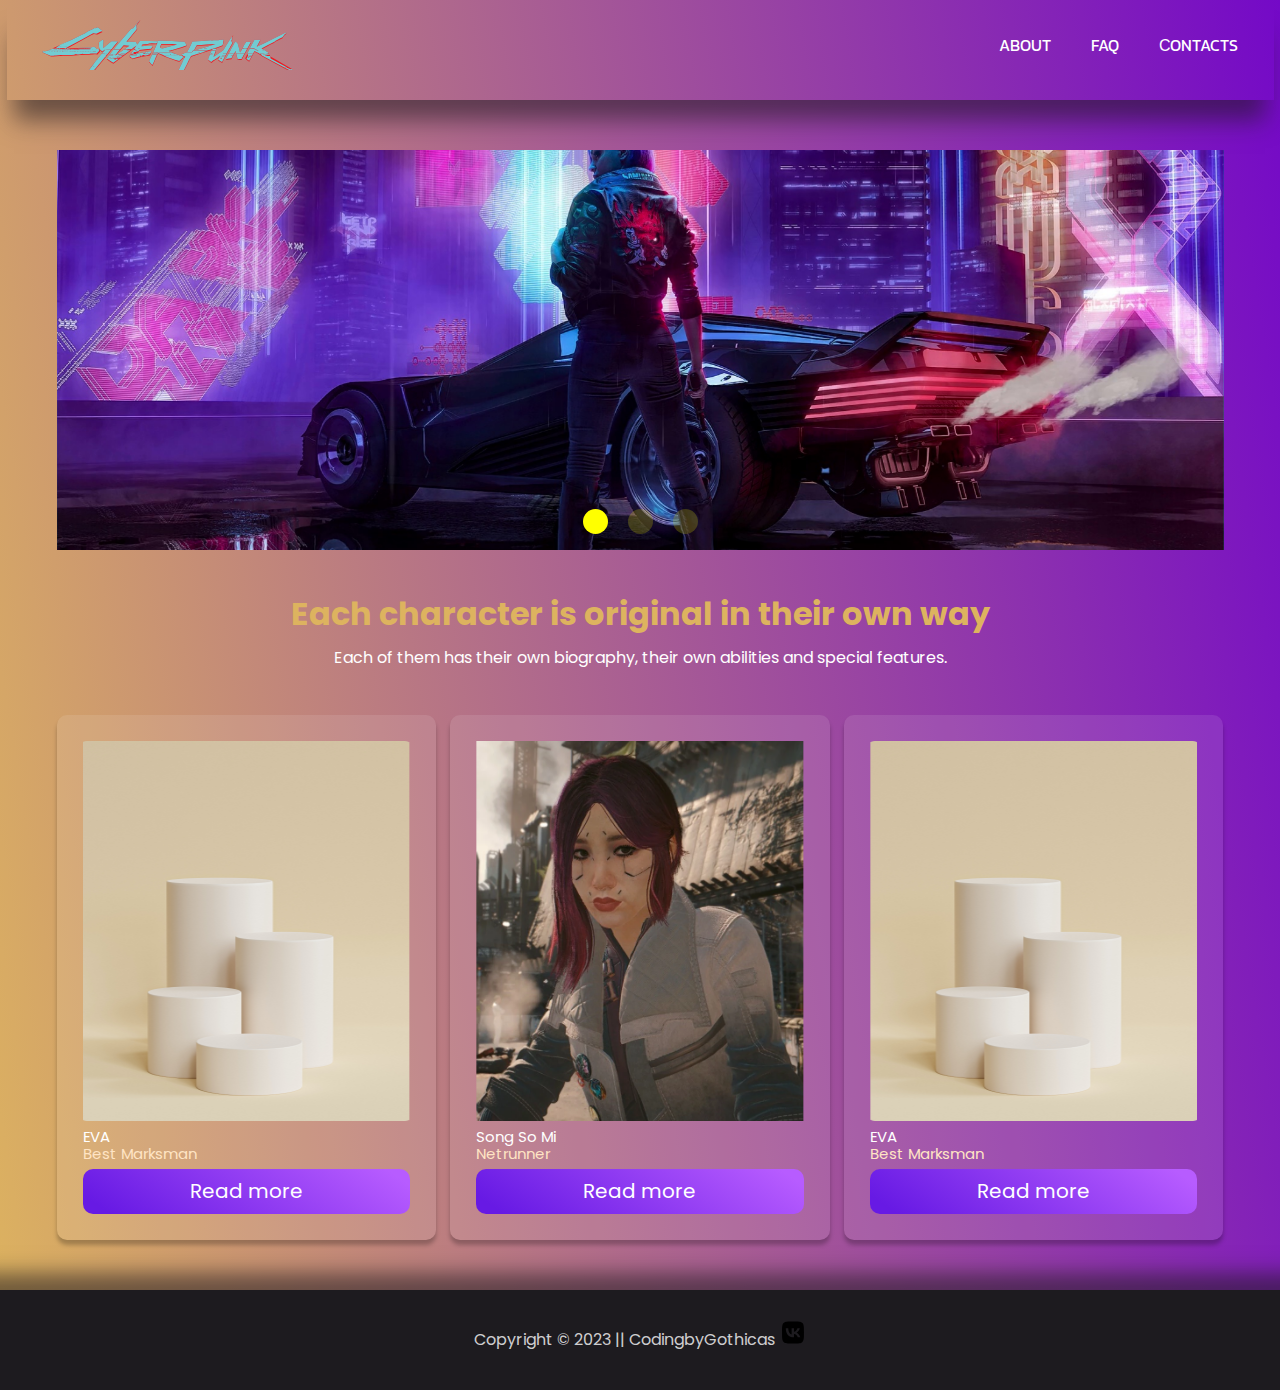
<file: index.html>
<!DOCTYPE html>
<html lang="en">
<head>
    <meta charset="UTF-8">
    <meta http-equiv="X-UA-Compatible" content="IE=edge">
    <meta name="viewport" content="width=device-width, initial-scale=1.0">
    <title>Document</title>
    <link rel="stylesheet" href="/css/normalize.min.css">
    <link rel="stylesheet" href="https://unpkg.com/swiper/swiper-bundle.min.css" />
    <link rel="stylesheet" href="/css/style.css">

</head>
<body>
    <header class="header">
        <a href="/index.html" class="header__logo"></a>
        <nav class="header__nav">
            <ul class="header__list">
                <li class="header__item"><a class="header__link"  href="#">About</a></li>
                <li class="header__item"><a class="header__link" href="#">FAQ</a></li>
                <li class="header__item"><a class="header__link" href="#">Сontacts</a></li>
            </ul>
        </nav>
        <div class="burger">
            <span></span>
        </div>
    </header>
    <div class="container">
        <section>
            <div class="slider-box">
                <div class="swiper-container">
                    <!-- Additional required wrapper -->
                    <div class="swiper-wrapper">
                      <!-- Slides -->
                      <div class="swiper-slide"><img src="/img/4.jpg" alt="" class="swiper-img"></div>
                      <div class="swiper-slide"><img src="/img/5.jpg" alt="" class="swiper-img"></div>
                      <div class="swiper-slide"><img src="/img/6.jpg " alt="" class="swiper-img"></div>
                      ...
                    </div>
                    <!-- If we need pagination -->
                    <div class="swiper-pagination"></div>
                  </div>
            </div>
        <div class="text">
            <h1>Each character is original in their own way</h1>
            <p class="text2">
                Each of them has their own biography, their own abilities and special features.
            </p>
        </div>
        <div class="card">
            <div class="card__item">
                <div class="card__cover">
                    <img class="card__img" src="img/image01.png" alt="">
                </div>
                <div class="card__info">
                    <div class="card__text">
                        <p class="card__nick">EVA</p>
                        <p class="card__autor">Best Marksman</p>
                    </div>
                </div>
                <a href="#" class="card__link">Read more</a>
            </div>
            <div class="card__item">
                <div class="card__cover">
                    <img class="card__img" src="img/Сойка_(инфобокс).webp   " alt="">
                </div>
                <div class="card__info">
                    <div class="card__text">
                        <p class="card__nick">Song So Mi</p>
                        <p class="card__autor">Netrunner</p>
                    </div>
                </div>
                <a href="/char.html" class="card__link">Read more</a>
            </div>
            <div class="card__item">
                <div class="card__cover">
                    <img class="card__img" src="img/image01.png" alt="">
                </div>
                <div class="card__info">
                    <div class="card__text">
                        <p class="card__nick">EVA</p>
                        <p class="card__autor">Best Marksman</p>
                    </div>
                </div>
                <a href="#" class="card__link">Read more</a>
            </div>
        </div>
        </section>
    </div>
    <div class="footer-page">
        <div class="sample">
            <p>Copyright &copy; 2023 || CodingbyGothicas</p>
            <a href="https://vk.com/gothicas25" target="_blank"><img class="footer-img" src="img/vk.svg" alt=""></a>
        </div>
    </div>
    <script>
        document.querySelector('.burger').addEventListener('click', function() {
            this.classList.toggle('active');
            document.querySelector('.header__nav').classList.toggle('open');
        })
        
    </script>
    <script src="https://unpkg.com/swiper/swiper-bundle.min.js"></script>
    <script src="/js/main.js"></script>
</body>
</html>
</file>
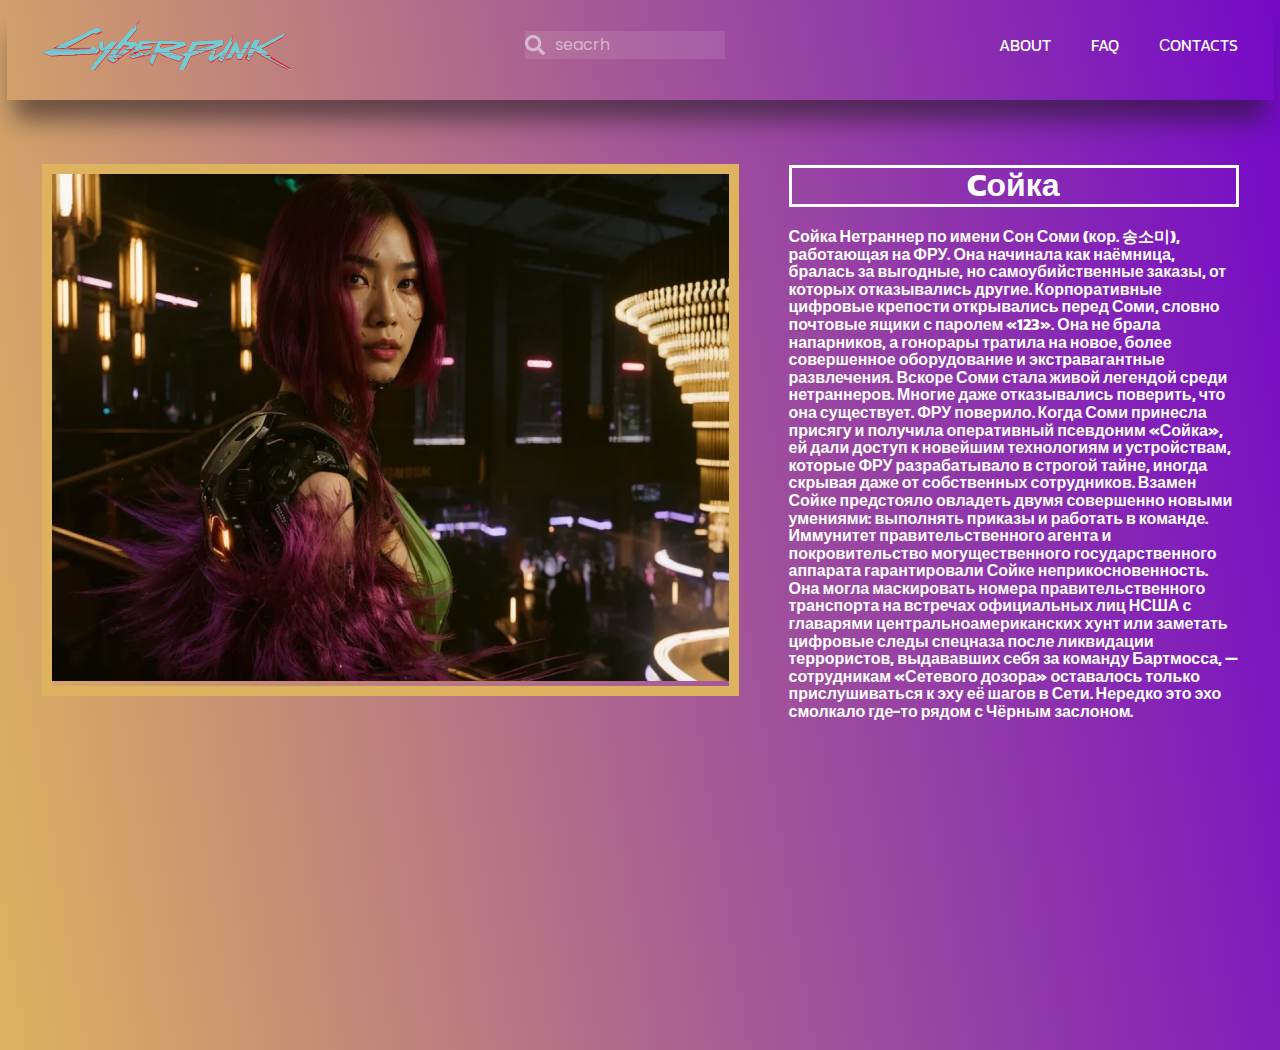
<file: char.html>
<!DOCTYPE html>
<html lang="en">
  <head>
    <meta charset="UTF-8" />
    <meta http-equiv="X-UA-Compatible" content="IE=edge" />
    <meta name="viewport" content="width=device-width, initial-scale=1.0" />
    <title>Document</title>
    <link rel="stylesheet" href="/css/normalize.min.css" />
    <link rel="stylesheet" href="/css/char2.css" />
  </head>
  <body>
    <header class="header">
      <a href="/index.html" class="header__logo"></a>
      <div class="form">
        <button class="form__button"></button>
        <input class="form__input" type="search" placeholder="seacrh" />
      </div>
      <nav class="header__nav">
        <ul class="header__list">
          <li class="header__item">
            <a class="header__link" href="#">About</a>
          </li>
          <li class="header__item"><a class="header__link" href="#">FAQ</a></li>
          <li class="header__item">
            <a class="header__link" href="#">Сontacts</a>
          </li>
        </ul>
      </nav>
      <div class="header__buttons">
          <button class="header__search"></button>
          <button class="header__menu"></button>
      </div>
    </header>
    <div class="container">
      <section class="char">
        <div class="char__photo">
          <div class="char__photo1">
            <img class="char__photo2" src="/img/сойка.png" alt="" />
          </div>
          <div class="pop-up">
            <span>&times;</span>
            <img src="/img/сойка.png" alt="">
          </div>
        </div>
        <div class="char__text">
          <h1 class="char__h1">Cойка</h1>
          <p class="char__p">
            Сойка Нетраннер по имени Сон Соми (кор. 송소미), работающая на ФРУ.
            Она начинала как наёмница, бралась за выгодные, но самоубийственные
            заказы, от которых отказывались другие. Корпоративные цифровые
            крепости открывались перед Соми, словно почтовые ящики с паролем
            «123». Она не брала напарников, а гонорары тратила на новое, более
            совершенное оборудование и экстравагантные развлечения. Вскоре Соми
            стала живой легендой среди нетраннеров. Многие даже отказывались
            поверить, что она существует. ФРУ поверило. Когда Соми принесла
            присягу и получила оперативный псевдоним «Сойка», ей дали доступ к
            новейшим технологиям и устройствам, которые ФРУ разрабатывало в
            строгой тайне, иногда скрывая даже от собственных сотрудников.
            Взамен Сойке предстояло овладеть двумя совершенно новыми умениями:
            выполнять приказы и работать в команде.<br />

            Иммунитет правительственного агента и покровительство
            могущественного государственного аппарата гарантировали Сойке
            неприкосновенность. Она могла маскировать номера правительственного
            транспорта на встречах официальных лиц НСША с главарями
            центральноамериканских хунт или заметать цифровые следы спецназа
            после ликвидации террористов, выдававших себя за команду Бартмосса,
            — сотрудникам «Сетевого дозора» оставалось только прислушиваться к
            эху её шагов в Сети. Нередко это эхо смолкало где-то рядом с Чёрным
            заслоном.
          </p>
        </div>
      </section>
      <script>
        document.querySelectorAll('.char__photo img').forEach(img =>{
          img.onclick = () => {
            document.querySelector('.pop-up').style.display = 'block';
            document.querySelector('.pop-up img').src = img.getAttribute('src');
          }
        });

        document.querySelector('.pop-up span').onclick = () => {
          document.querySelector('.pop-up').style.display = 'none';
        }
      </script>
  </body>
</html>
</file>
<file: css/style.css>
@import url('https://fonts.googleapis.com/css2?family=Poppins:wght@500;700&family=Roboto:wght@400;500;700&display=swap');


@import url('https://fonts.googleapis.com/css2?family=Kanit:wght@500&family=Poppins:wght@500;700&family=Roboto:wght@400;500;700&display=swap');

body {
    font-family: 'Poppins', sans-serif;
    background: linear-gradient(81deg, #ddb35f, #7409c7) no-repeat;
}
img {
    max-width: 100%;
}
.header {
    max-width: 1197px;
    margin: 0 auto;
    display: flex;
    justify-content: space-between;
    align-items: center;
    padding-top: 20px;
    padding-left: 35px;
    padding-right: 35px;
    padding-bottom: 30px;
    margin-bottom: 50px;
    -webkit-box-shadow: -1px 28px 23px -8px rgba(30, 25, 30, 0.56);
-moz-box-shadow: -1px 28px 23px -8px rgba(30, 25, 30, 0.56);
box-shadow: -1px 28px 23px -8px rgba(30, 25, 30, 0.56);
    
}

.header__logo {
    display: block;
    width: 250px;
    height: 50px;
    background-image: url('../img/Cyberpunk_2077_logo_turquoise.svg');
    background-repeat: no-repeat;
}


.header__list {
    font-family: 'Kanit', sans-serif;
    display: flex;
    list-style-type: none;
    gap: 40px;
}

.header__link {
    color: #fff;
    text-decoration: none;
    text-transform: uppercase;
}
.header__link:hover {
    color: orange;
    transition: .3s;
}

/*END HEADERRRRRRRRRRRR/*/

.container {
    margin: 0 auto;
    max-width: 1197px;
}
.text {
    text-align: center;
    margin-bottom: 50px;
    line-height: 0.9;
    color: #ddb35f;
    margin-top: 50px;
    margin-bottom: 50px;
}
.text2 {
    color: #fff;
}
.card {
    display: flex;
    justify-content: space-between;
    margin-top: 30px;
    margin-left: 15px;
    margin-right: 15px;
    margin-bottom: 50px;
}
.card__autor {
    color: bisque;
}

.card__item {
    background: rgba(255, 255, 255, 0.1);
    box-shadow: 0px 5px 4px rgba(0, 0, 0, 0.25);
    border-radius: 10px;
    padding: 26px;
    flex-basis: 32.5%;
    box-sizing: border-box;
    transition: .2s;
}
.card__item:hover {
    background: rgba(255, 255, 255, 0.5);
}
.card__cover {
    position: relative;
    overflow: hidden;
    width: 100%;
    height: 380px;
}

.card__img {
    width: 100%;
    height: 380px;
    position: absolute;
    left: 50%;
    top: 50%;
    transform: translate(-50%, -50%);
    object-fit: cover;
}
.card__info {
    display: flex;
}
.card__nick {

}
.card__text {
    color: #fff;
    font-size: 15px;
    line-height: 0.1;

}

.card__link {
    display: block;
    text-align: center;
    font-size: 20px;
    color: #fff;
    text-decoration: none;
    border-radius: 10px;
    background: var(--pp2-purple, linear-gradient(214deg, #B75CFF 6.04%, #671AE4 92.95%));
    padding: 11px 20px;
    position: relative;
}

.card__link:hover {
    -webkit-background-clip: text;
    -webkit-text-fill-color: transparent;
}
.open {
    display: flex !important;
}
.burger{
    display: none;
    position: relative;
    z-index: 50;
    align-items: center;
    justify-content: flex-end;
    width: 30px;
    height: 18px;
}

.burger span{
    height: 2px;
    width: 80%;
    transform: scale(1);
    background-color: #FAF6F2;
}

.burger::before, .burger::after{
    content: '';
    position: absolute;
    height: 2px;
    width: 100%;
    background-color: #FAF6F2;
    transition: all 0.3s ease 0s;
}

.burger::before { top: 0 }

.burger::after { bottom: 0 }


/* Добавляем класс active для анимации иконки бургера */
.burger.active span { transform: scale(0) }

.burger.active::before{
    top: 50%;
    transform: rotate(-45deg) translate(0, -50%);
}

.burger.active::after{
    bottom: 50%;
    transform: rotate(45deg) translate(0, 50%);
}

.footer-page {
    width: 100%;
    height: 100px;
    background: #1d1b1f;
    display: flex;
    justify-content: space-around;
    align-items: center;
    -webkit-box-shadow: 3px 20px 19px 37px rgba(30, 25, 30, 0.56);
-moz-box-shadow: 3px 20px 19px 37px rgba(30, 25, 30, 0.56);
box-shadow: 3px 20px 19px 37px rgba(30, 25, 30, 0.56);
}

.sample p {
    color: rgba(255, 255, 255, 0.8);
    display: inline-block;
  
}

.footer-img {
    width: 28px;
    height: 25px;
    cursor: pointer;
    
    
}

/* При разрешении экрана 900px и ниже, выводим на экран иконку бургера */
@media (max-width: 900px) {

    .burger { display: flex }

    .header__nav{
        display: none;
        flex-direction: column;
        position: fixed;
        height: 100%;
        width: 100%;
        top: 0; bottom: 0; left: 0; right: 0;
        z-index: 50;
        overflow-y: auto;
        padding: 50px 40px;
        background-color: black;
        animation: burgerAnimation 0.4s;
    }

    .header__list {
        flex-direction: column;
        row-gap: 30px;
    }
}

@keyframes burgerAnimation {
    from {opacity: 0}
    to {opacity: 1}
}

.slider-box {
    background-color: bisque;
    height: 400px;
    position: relative;
    overflow: hidden;
    margin-left: 15px;
    margin-right: 15px;
}
.swiper-container {
    background-color: aqua;
    position: absolute;
    left: 0;
    top: 0;
    width: 100%;
    height: 100%;

}
.swiper-slide {
    height: 100%;
 
   
}
.swiper-img {
    display: block;
    width: 100%;
    height: 100%;
    object-fit: cover;

}

.swiper-pagination-bullet {
    background-color: yellow;
    width: 25px;
    height: 25px;
}

.swiper-horizontal>.swiper-pagination-bullets .swiper-pagination-bullet, .swiper-pagination-horizontal.swiper-pagination-bullets .swiper-pagination-bullet {
    margin: 0 10px var(--swiper-pagination-bullet-horizontal-gap,4px);
}


@media (max-width: 680px) {
    .card {
        display: flex;
        flex-direction: column;
    }
  }
</file>
<file: css/char2.css>
@import url('https://fonts.googleapis.com/css2?family=Poppins:wght@500;700&family=Roboto:wght@400;500;700&display=swap');


@import url('https://fonts.googleapis.com/css2?family=Kanit:wght@500&family=Poppins:wght@500;700&family=Roboto:wght@400;500;700&display=swap');

body {
    font-family: 'Poppins', sans-serif;
    background: linear-gradient(81deg, #ddb35f, #7409c7) no-repeat;
}

.header {
    max-width: 1197px;
    margin: 0 auto;
    display: flex;
    justify-content: space-between;
    align-items: center;
    padding-top: 20px;
    padding-left: 35px;
    padding-right: 35px;
    padding-bottom: 30px;
    margin-bottom: 50px;
    -webkit-box-shadow: -1px 28px 23px -8px rgba(30, 25, 30, 0.56);
-moz-box-shadow: -1px 28px 23px -8px rgba(30, 25, 30, 0.56);
box-shadow: -1px 28px 23px -8px rgba(30, 25, 30, 0.56);
}

.header__logo {
    display: block;
    width: 250px;
    height: 50px;
    background-image: url('../img/Cyberpunk_2077_logo_turquoise.svg');
    background-repeat: no-repeat;
}

.form {
    position: relative;
}
.form__button {
    display: block;
    width: 20px;
    height: 20px;
    background-image: url('/img/search.png');
    background-repeat: no-repeat;
    background-color: transparent;
    
    border:none;
    position: absolute;
    top: calc(50% - 10px);
    
    
}
.form__input {
    width: 200px;
    border: none;
    padding: 5px 30px;
    color: black;
    background-color: rgba(255, 255, 255, 0.1)
}

.form__input:focus{
    outline: none;
}
.form__input::placeholder {
    color: var(--half-white, rgba(255, 255, 255, 0.50));
  }

.header__list {
    font-family: 'Kanit', sans-serif;
    display: flex;
    list-style-type: none;
    gap: 40px;
}

.header__link {
    color: #fff;
    text-decoration: none;
    text-transform: uppercase;
}
.header__link:hover {
    color: orange;
    transition: .3s;
}

.container {
        margin: 0 auto;
        max-width: 1197px;
        height: 100vh;
        padding-left: 15px;
        padding-right: 15px;

}

.char {
    display: flex;
    gap: 50px;
    align-items: center;
    
    
}
.char__photo {
    border: #ddb35f 10px solid;
    cursor: pointer;
}
.char__photo1 {
    
}
.char__photo2 {
    max-width: 100%;
    height: auto;
    
}

.char__text {
    
    font-family: 'Kanit', sans-serif;
    color: #fff;
    font-weight: bold;
    max-width: 450px;
    height: auto;
    line-height: 1.1;
    
}
.char__text {
    font-size: 16px;
}
.char__h1 {
    margin-top: 15px;
    text-align: center;
    border: 3px solid #fff ;
    
}

.char__p {
    
  max-height: 465px;

}

.header__buttons {
    display: none;

}
.container .pop-up {
  position: fixed;
  top: 0;
  left: 0;
  height: 100%;
  width: 100%;
  background: rgba(0, 0, 0, .8);
  display: none;
}

.container .pop-up img {
  position: absolute;
  top: 50%;
  left: 50%;
  transform: translate(-50%, -50%);
  border: 5px solid #fff;
  border-radius: 8px;
  width: 700px;
}
.container .pop-up span {
  position: fixed;
  top: 10px;
  right: 20px;
  width: 40px;
  height: 40px;
  background: #fff;
  font-size: 50px;
  font-weight: 900;
  text-align: center;
  line-height: 40px;
  border-radius: 50%;
  cursor: pointer;
}

@media (max-width: 1175px) {
    .char__p {
      font-size: 14px; /* Уменьшаем размер шрифта до 14 пикселей при ширине экрана до 768 пикселей */
    }
  }

  @media (max-width: 965px) {
    .char {
       display: flex;
       flex-direction: column;
      }
      
      .char__photo2 {
        max-width: 430px;
      }
      
      .container {
        max-width: 100%;
        height: auto;
      }

    .header__buttons {
        display: flex;

      }
      .form, 
      .header__nav {
        display: none;
      }
      .header__search,
      .header__menu {
        display: block;
        border: none;
        background: transparent;
        height: 20px;
      }
      .header__search {
        width: 20px;
        background-image: url(../img/search-mobile.svg);
      }
      .header__menu {
        width: 27px;

        background-image: url(../img/menu-mobile.svg);
        margin-left: 22px;
      }
  }
</file>
